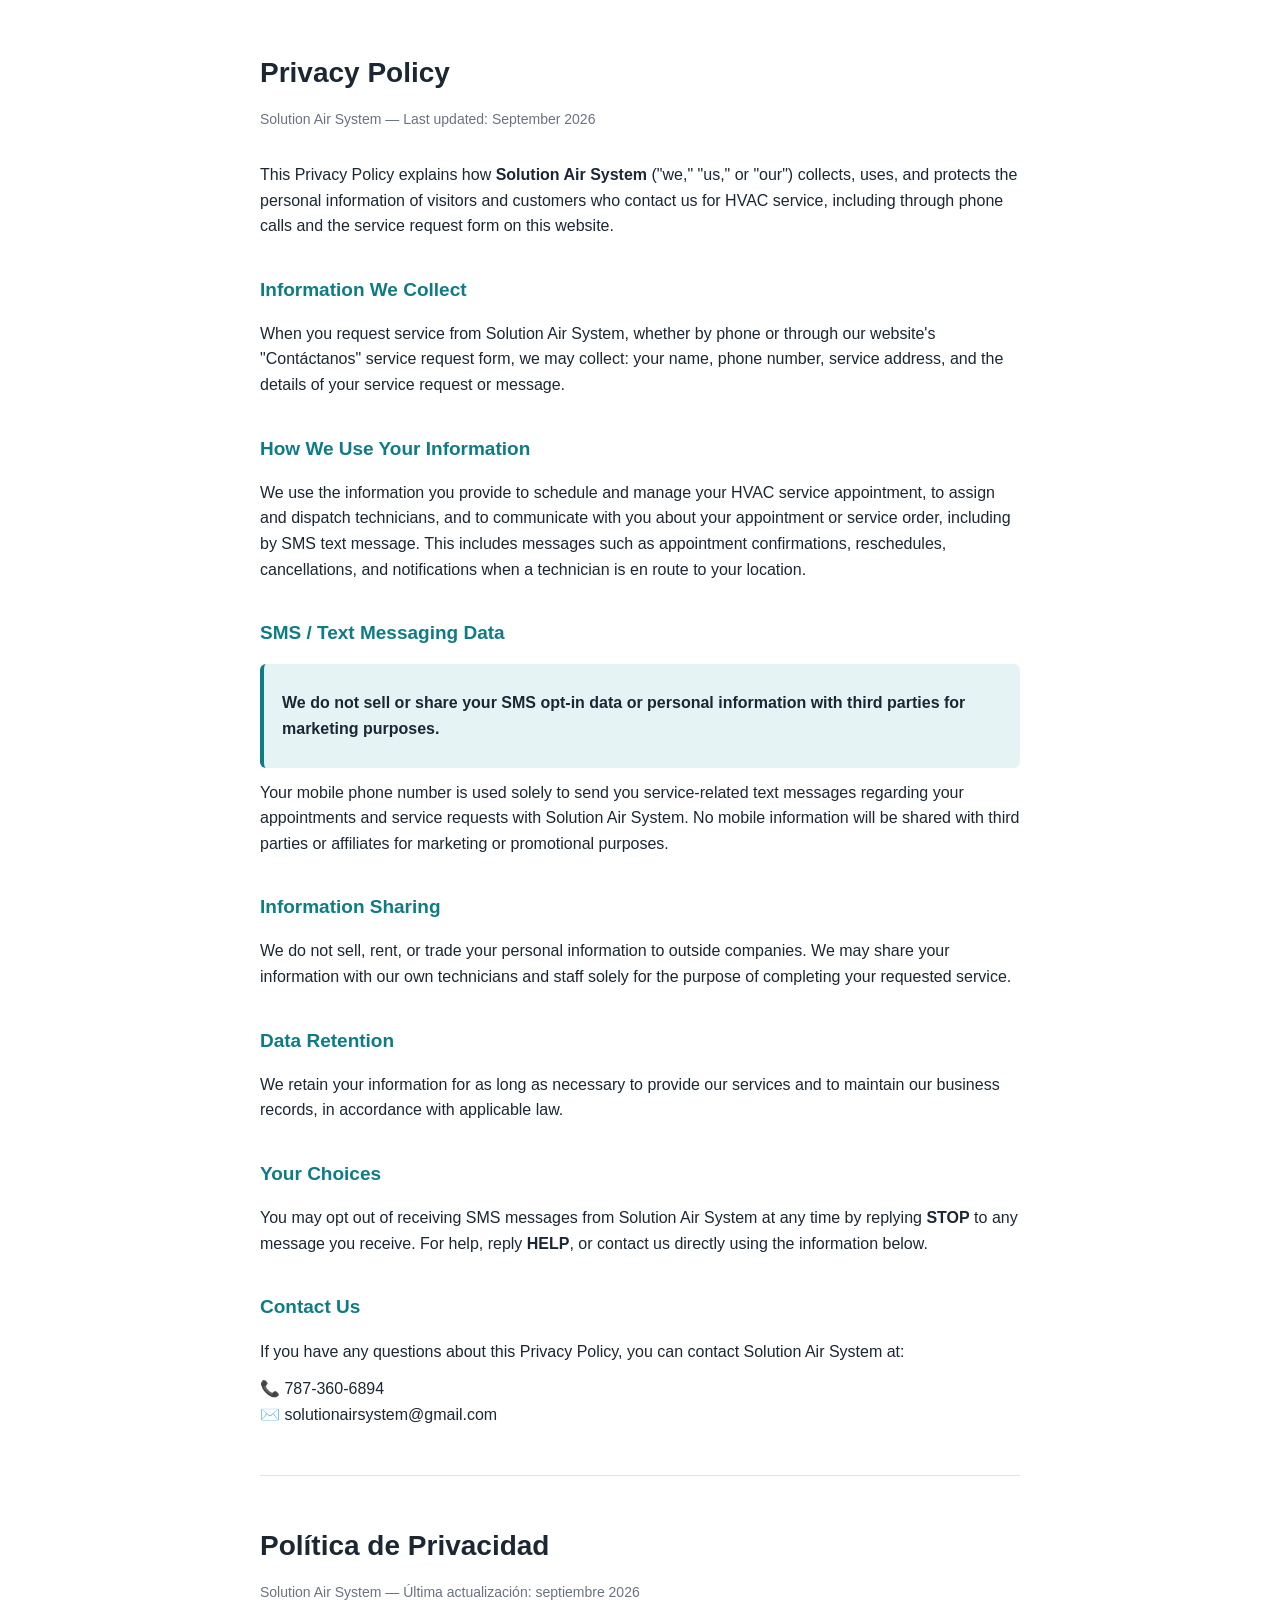
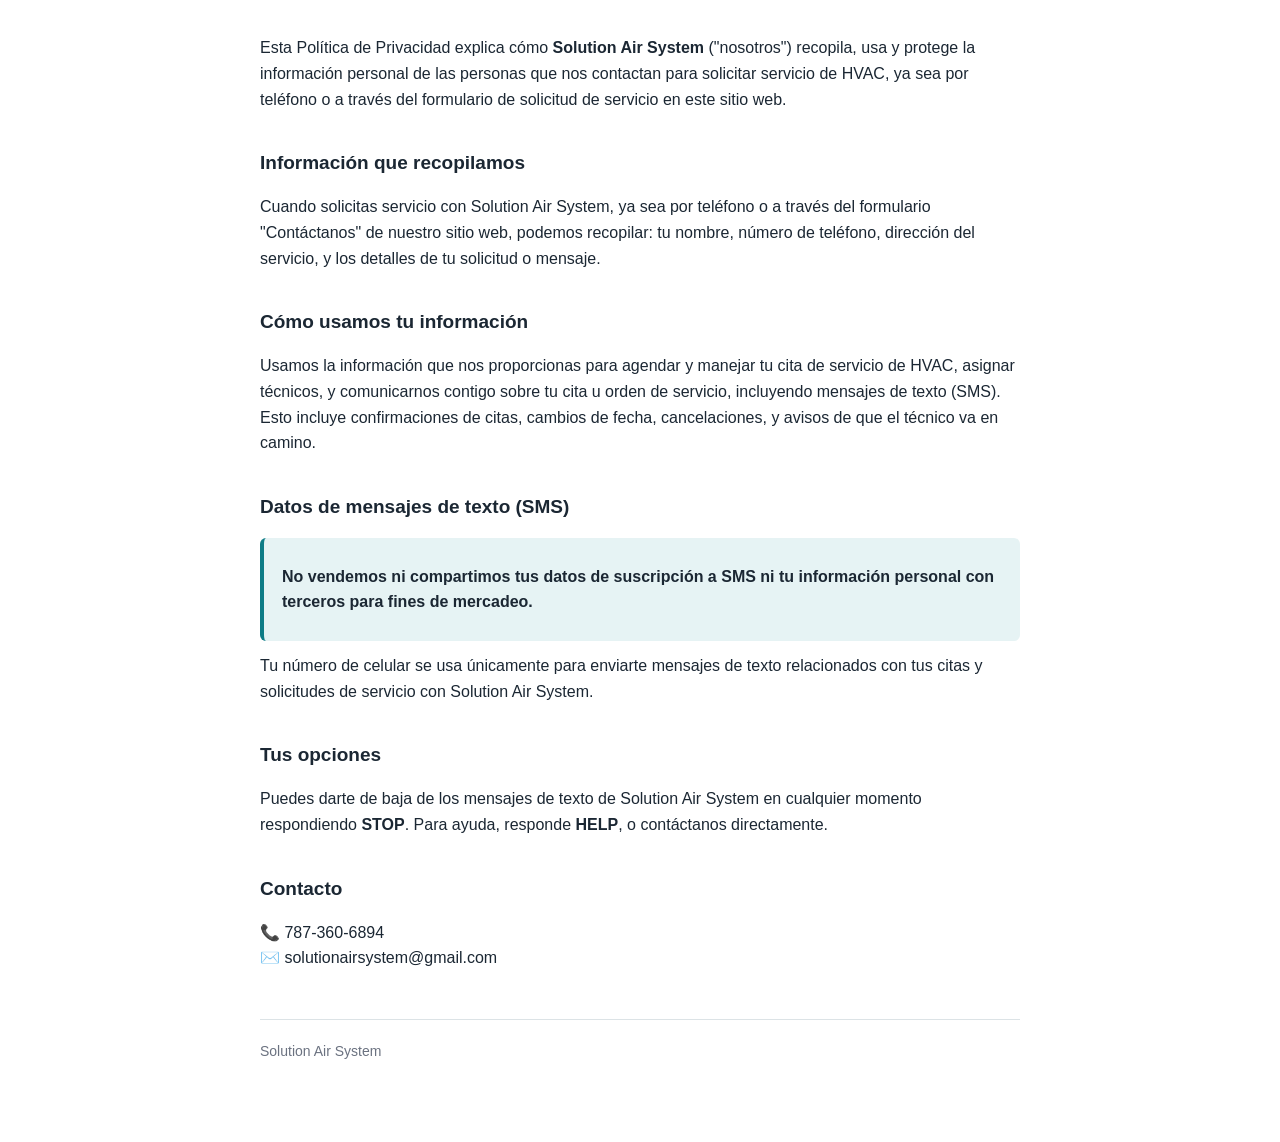
<file: solutionairsystem-web/privacy-policy.html>
<!DOCTYPE html>
<html lang="en">
<head>
<meta charset="UTF-8">
<meta name="viewport" content="width=device-width, initial-scale=1.0">
<title>Privacy Policy | Solution Air System</title>
<style>
  body { font-family: -apple-system, BlinkMacSystemFont, "Segoe UI", Roboto, Arial, sans-serif; max-width: 760px; margin: 0 auto; padding: 32px 20px 80px; color: #1B2733; line-height: 1.6; }
  h1 { font-size: 28px; margin-bottom: 4px; }
  h2 { font-size: 19px; margin-top: 36px; color: #0E7C86; }
  p { margin: 12px 0; }
  .updated { color: #6B7280; font-size: 14px; margin-bottom: 32px; }
  .highlight { background: #E6F3F4; border-left: 4px solid #0E7C86; padding: 14px 18px; border-radius: 6px; }
  a { color: #0E7C86; }
  footer { margin-top: 48px; padding-top: 20px; border-top: 1px solid #DCE3E6; font-size: 14px; color: #6B7280; }
  hr { border: none; border-top: 1px solid #DCE3E6; margin: 48px 0; }
  .es h1, .es h2 { color: inherit; }
</style>
</head>
<body>

<h1>Privacy Policy</h1>
<p class="updated">Solution Air System — Last updated: September 2026</p>

<p>This Privacy Policy explains how <strong>Solution Air System</strong> ("we," "us," or "our") collects, uses, and protects the personal information of visitors and customers who contact us for HVAC service, including through phone calls and the service request form on this website.</p>

<h2>Information We Collect</h2>
<p>When you request service from Solution Air System, whether by phone or through our website's "Contáctanos" service request form, we may collect: your name, phone number, service address, and the details of your service request or message.</p>

<h2>How We Use Your Information</h2>
<p>We use the information you provide to schedule and manage your HVAC service appointment, to assign and dispatch technicians, and to communicate with you about your appointment or service order, including by SMS text message. This includes messages such as appointment confirmations, reschedules, cancellations, and notifications when a technician is en route to your location.</p>

<h2>SMS / Text Messaging Data</h2>
<div class="highlight">
<p><strong>We do not sell or share your SMS opt-in data or personal information with third parties for marketing purposes.</strong></p>
</div>
<p>Your mobile phone number is used solely to send you service-related text messages regarding your appointments and service requests with Solution Air System. No mobile information will be shared with third parties or affiliates for marketing or promotional purposes.</p>

<h2>Information Sharing</h2>
<p>We do not sell, rent, or trade your personal information to outside companies. We may share your information with our own technicians and staff solely for the purpose of completing your requested service.</p>

<h2>Data Retention</h2>
<p>We retain your information for as long as necessary to provide our services and to maintain our business records, in accordance with applicable law.</p>

<h2>Your Choices</h2>
<p>You may opt out of receiving SMS messages from Solution Air System at any time by replying <strong>STOP</strong> to any message you receive. For help, reply <strong>HELP</strong>, or contact us directly using the information below.</p>

<h2>Contact Us</h2>
<p>If you have any questions about this Privacy Policy, you can contact Solution Air System at:</p>
<p>📞 787-360-6894<br>✉️ solutionairsystem@gmail.com</p>

<hr>

<div class="es">
<h1>Política de Privacidad</h1>
<p class="updated">Solution Air System — Última actualización: septiembre 2026</p>

<p>Esta Política de Privacidad explica cómo <strong>Solution Air System</strong> ("nosotros") recopila, usa y protege la información personal de las personas que nos contactan para solicitar servicio de HVAC, ya sea por teléfono o a través del formulario de solicitud de servicio en este sitio web.</p>

<h2>Información que recopilamos</h2>
<p>Cuando solicitas servicio con Solution Air System, ya sea por teléfono o a través del formulario "Contáctanos" de nuestro sitio web, podemos recopilar: tu nombre, número de teléfono, dirección del servicio, y los detalles de tu solicitud o mensaje.</p>

<h2>Cómo usamos tu información</h2>
<p>Usamos la información que nos proporcionas para agendar y manejar tu cita de servicio de HVAC, asignar técnicos, y comunicarnos contigo sobre tu cita u orden de servicio, incluyendo mensajes de texto (SMS). Esto incluye confirmaciones de citas, cambios de fecha, cancelaciones, y avisos de que el técnico va en camino.</p>

<h2>Datos de mensajes de texto (SMS)</h2>
<div class="highlight">
<p><strong>No vendemos ni compartimos tus datos de suscripción a SMS ni tu información personal con terceros para fines de mercadeo.</strong></p>
</div>
<p>Tu número de celular se usa únicamente para enviarte mensajes de texto relacionados con tus citas y solicitudes de servicio con Solution Air System.</p>

<h2>Tus opciones</h2>
<p>Puedes darte de baja de los mensajes de texto de Solution Air System en cualquier momento respondiendo <strong>STOP</strong>. Para ayuda, responde <strong>HELP</strong>, o contáctanos directamente.</p>

<h2>Contacto</h2>
<p>📞 787-360-6894<br>✉️ solutionairsystem@gmail.com</p>
</div>

<footer>Solution Air System</footer>
</body>
</html>
</file>
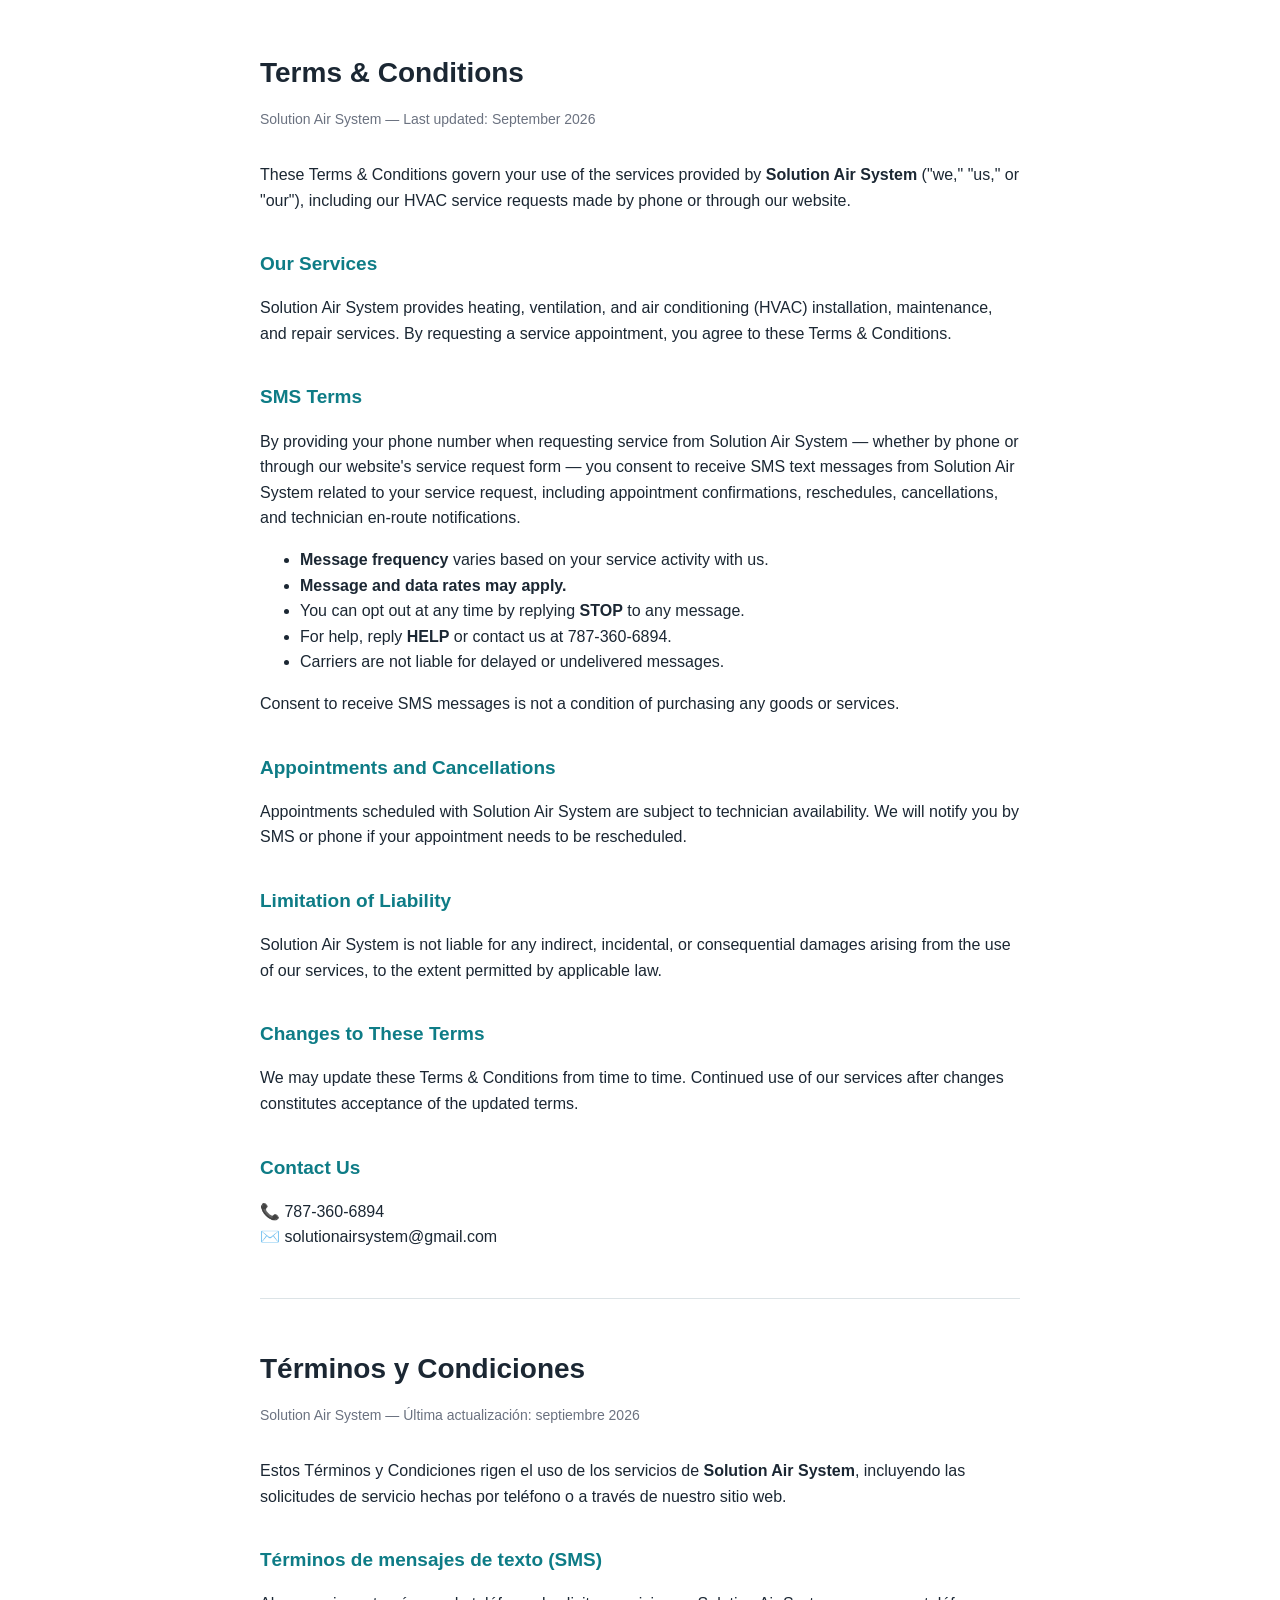
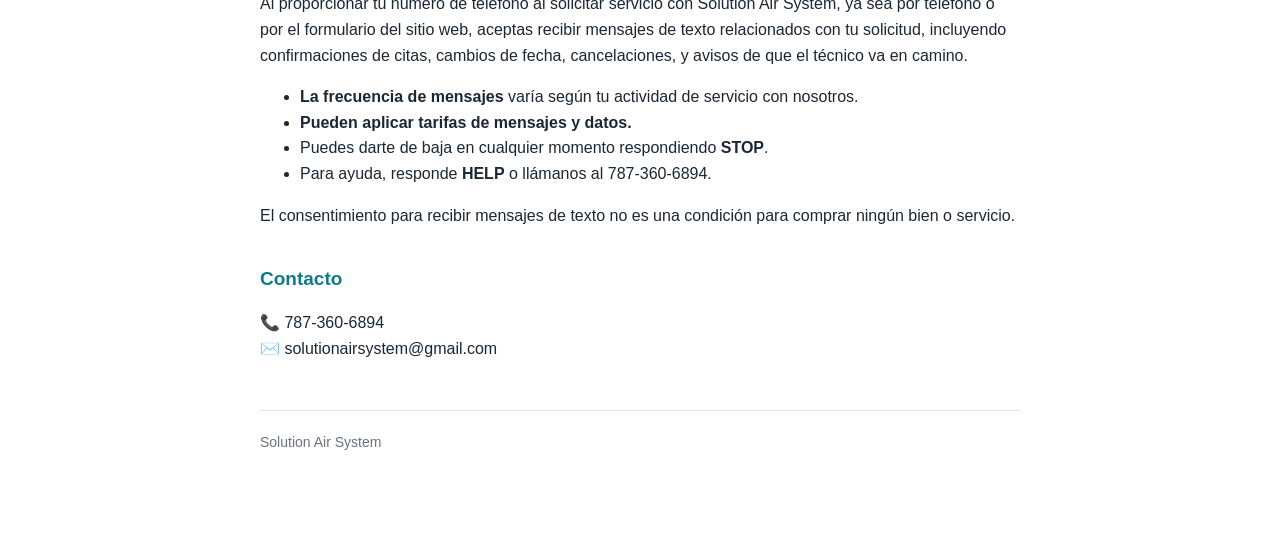
<file: solutionairsystem-web/terms.html>
<!DOCTYPE html>
<html lang="en">
<head>
<meta charset="UTF-8">
<meta name="viewport" content="width=device-width, initial-scale=1.0">
<title>Terms & Conditions | Solution Air System</title>
<style>
  body { font-family: -apple-system, BlinkMacSystemFont, "Segoe UI", Roboto, Arial, sans-serif; max-width: 760px; margin: 0 auto; padding: 32px 20px 80px; color: #1B2733; line-height: 1.6; }
  h1 { font-size: 28px; margin-bottom: 4px; }
  h2 { font-size: 19px; margin-top: 36px; color: #0E7C86; }
  p { margin: 12px 0; }
  .updated { color: #6B7280; font-size: 14px; margin-bottom: 32px; }
  .highlight { background: #E6F3F4; border-left: 4px solid #0E7C86; padding: 14px 18px; border-radius: 6px; }
  a { color: #0E7C86; }
  footer { margin-top: 48px; padding-top: 20px; border-top: 1px solid #DCE3E6; font-size: 14px; color: #6B7280; }
  hr { border: none; border-top: 1px solid #DCE3E6; margin: 48px 0; }
</style>
</head>
<body>

<h1>Terms & Conditions</h1>
<p class="updated">Solution Air System — Last updated: September 2026</p>

<p>These Terms & Conditions govern your use of the services provided by <strong>Solution Air System</strong> ("we," "us," or "our"), including our HVAC service requests made by phone or through our website.</p>

<h2>Our Services</h2>
<p>Solution Air System provides heating, ventilation, and air conditioning (HVAC) installation, maintenance, and repair services. By requesting a service appointment, you agree to these Terms & Conditions.</p>

<h2>SMS Terms</h2>
<p>By providing your phone number when requesting service from Solution Air System — whether by phone or through our website's service request form — you consent to receive SMS text messages from Solution Air System related to your service request, including appointment confirmations, reschedules, cancellations, and technician en-route notifications.</p>
<ul>
  <li><strong>Message frequency</strong> varies based on your service activity with us.</li>
  <li><strong>Message and data rates may apply.</strong></li>
  <li>You can opt out at any time by replying <strong>STOP</strong> to any message.</li>
  <li>For help, reply <strong>HELP</strong> or contact us at 787-360-6894.</li>
  <li>Carriers are not liable for delayed or undelivered messages.</li>
</ul>
<p>Consent to receive SMS messages is not a condition of purchasing any goods or services.</p>

<h2>Appointments and Cancellations</h2>
<p>Appointments scheduled with Solution Air System are subject to technician availability. We will notify you by SMS or phone if your appointment needs to be rescheduled.</p>

<h2>Limitation of Liability</h2>
<p>Solution Air System is not liable for any indirect, incidental, or consequential damages arising from the use of our services, to the extent permitted by applicable law.</p>

<h2>Changes to These Terms</h2>
<p>We may update these Terms & Conditions from time to time. Continued use of our services after changes constitutes acceptance of the updated terms.</p>

<h2>Contact Us</h2>
<p>📞 787-360-6894<br>✉️ solutionairsystem@gmail.com</p>

<hr>

<h1>Términos y Condiciones</h1>
<p class="updated">Solution Air System — Última actualización: septiembre 2026</p>

<p>Estos Términos y Condiciones rigen el uso de los servicios de <strong>Solution Air System</strong>, incluyendo las solicitudes de servicio hechas por teléfono o a través de nuestro sitio web.</p>

<h2>Términos de mensajes de texto (SMS)</h2>
<p>Al proporcionar tu número de teléfono al solicitar servicio con Solution Air System, ya sea por teléfono o por el formulario del sitio web, aceptas recibir mensajes de texto relacionados con tu solicitud, incluyendo confirmaciones de citas, cambios de fecha, cancelaciones, y avisos de que el técnico va en camino.</p>
<ul>
  <li><strong>La frecuencia de mensajes</strong> varía según tu actividad de servicio con nosotros.</li>
  <li><strong>Pueden aplicar tarifas de mensajes y datos.</strong></li>
  <li>Puedes darte de baja en cualquier momento respondiendo <strong>STOP</strong>.</li>
  <li>Para ayuda, responde <strong>HELP</strong> o llámanos al 787-360-6894.</li>
</ul>
<p>El consentimiento para recibir mensajes de texto no es una condición para comprar ningún bien o servicio.</p>

<h2>Contacto</h2>
<p>📞 787-360-6894<br>✉️ solutionairsystem@gmail.com</p>

<footer>Solution Air System</footer>
</body>
</html>
</file>
